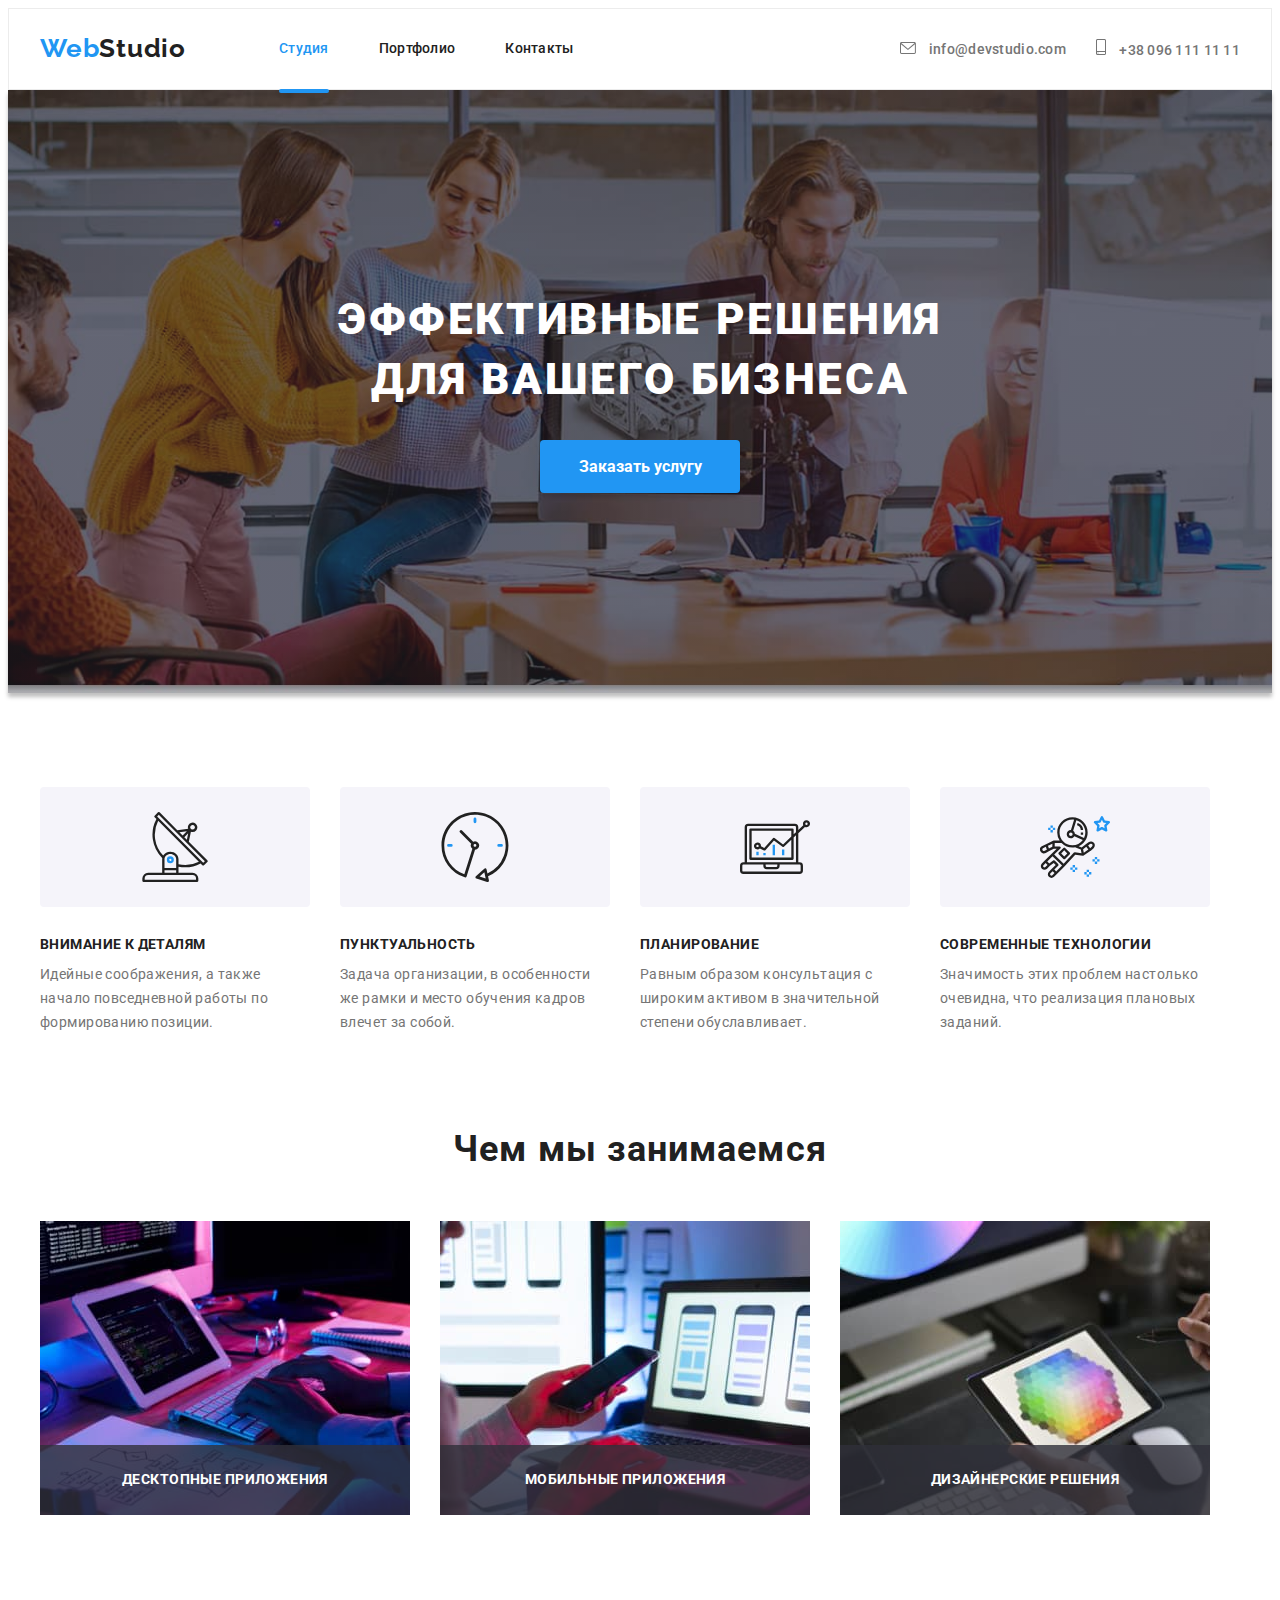
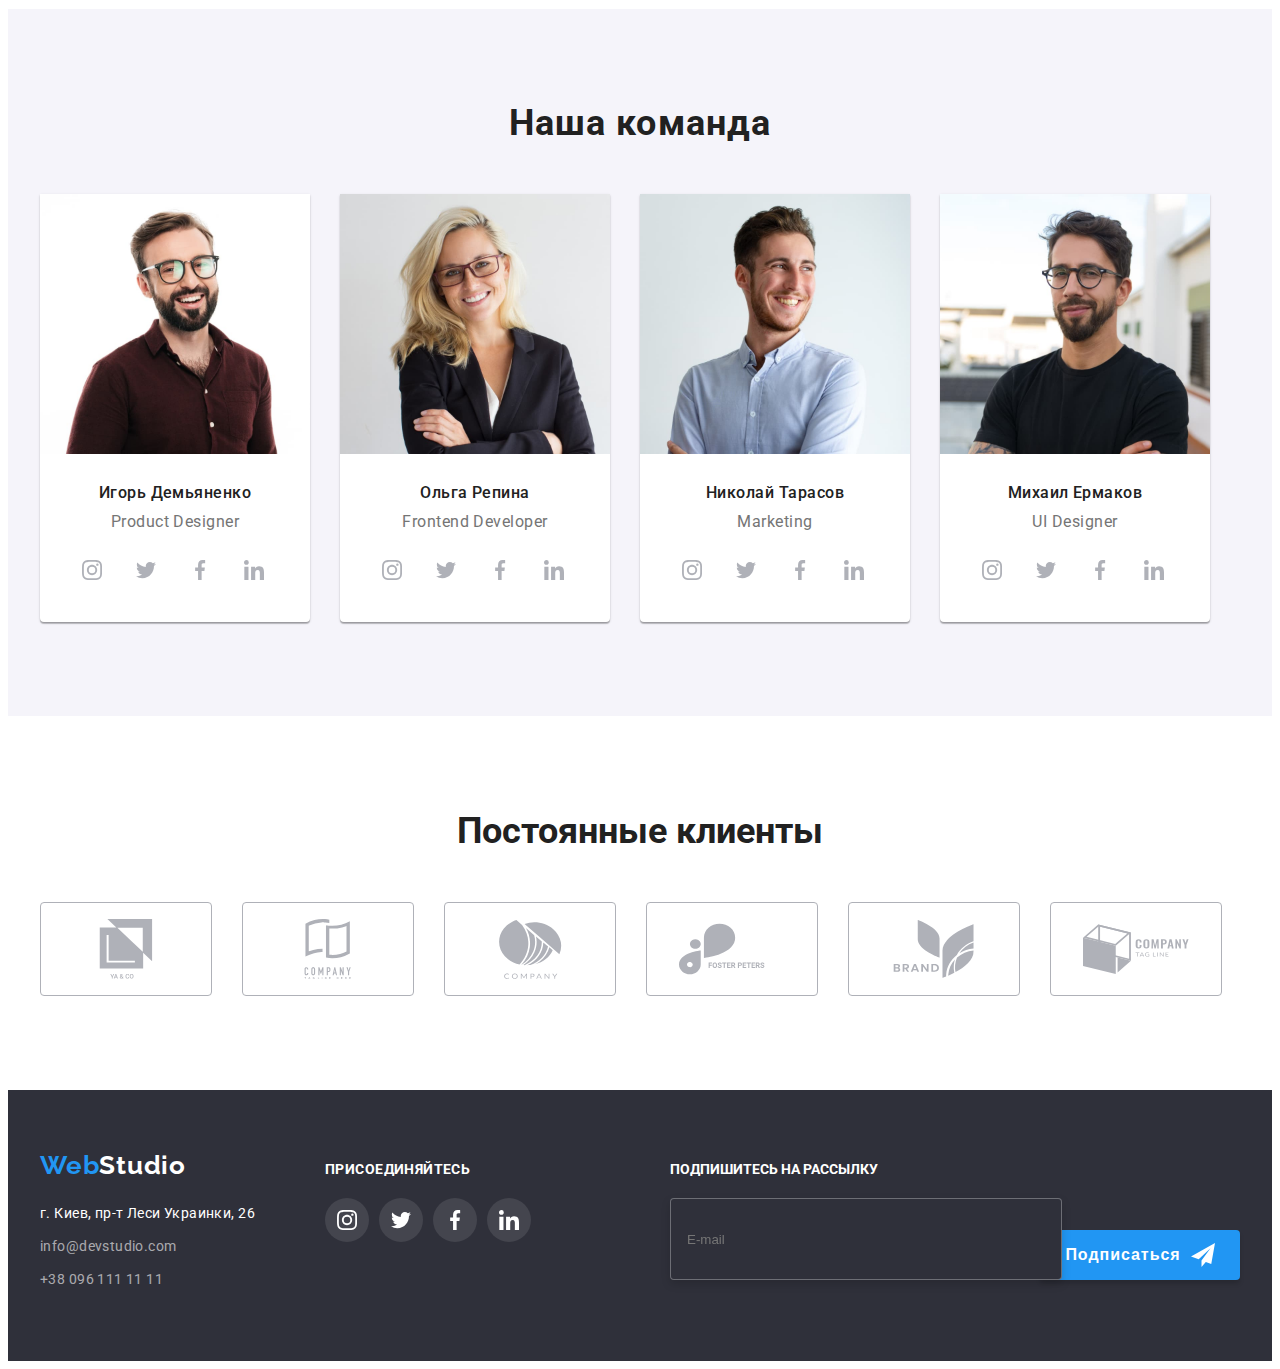
<file: index.html>
<!DOCTYPE html>
<html lang="ru">
  <head>
    <meta charset="UTF-8" />
    <meta http-equiv="X-UA-Compatible" content="IE=edge" />
    <meta name="viewport" content="width=device-width, initial-scale=1.0" />
    <link rel="preconnect" href="https://fonts.googleapis.com" />
    <link rel="preconnect" href="https://fonts.gstatic.com" crossorigin />
    <link
      href="https://fonts.googleapis.com/css2?family=Raleway:wght@700&family=Roboto:wght@400;500;700;900&display=swap"
      rel="stylesheet"
    />
    <title>Document</title>
    <link
      rel="stylesheet"
      href="https://cdnjs.cloudflare.com/ajax/libs/modern-normalize/1.1.0/modern-normalize.min.css"
      integrity="sha512-wpPYUAdjBVSE4KJnH1VR1HeZfpl1ub8YT/NKx4PuQ5NmX2tKuGu6U/JRp5y+Y8XG2tV+wKQpNHVUX03MfMFn9Q=="
      crossorigin="anonymous"
      referrerpolicy="no-referrer"
    />
    <link rel="stylesheet" href="./css/main.min.css" />
  </head>
  <body>
    <!--шапка сайта-->
    <header class="header">
      <div class="container header__list">
        <nav class="nav">
          <!-- logo-->
          <a class="logo link" href="./index.html" lang="en"
            >Web<span class="logo logo--black-color">Studio</span></a
          >
          <!--navigation-->
          <ul class="nav__list">
            <li class="nav__item">
              <a href="./index.html" class="nav__link link current">Студия</a>
            </li>
            <li class="nav__item">
              <a href="./portfolio.html" class="nav__link link">Портфолио</a>
            </li>
            <li class="nav__item">
              <a href="" class="nav__link link">Контакты</a>
            </li>
          </ul>
        </nav>

        <!--contacts-->
        <ul class="contacts">
          <li class="contacts__item">
            <a href="mailto:info@devstudio.com" class="contacts__mail link">
              <svg class="contacts__icon" width="16" height="12">
                <use href="./img/icons.svg#icon-mail"></use>
              </svg>
              info@devstudio.com</a
            >
          </li>
          <li class="contacts__item">
            <a href="tel:+380961111111" class="contacts__tel link">
              <svg class="contacts__icon" width="10" height="16">
                <use href="./img/icons.svg#icon-phone"></use>
              </svg>
              +38 096 111 11 11</a
            >
          </li>
        </ul>
      </div>
    </header>
    <main>
      <!--hero blok-->
      <section class="hero-section centered">
        <div class="container flex">
          <h1 class="hero-title">Эффективные решения для вашего бизнеса</h1>
          <button type="button" class="hero-btn" data-modal-open>Заказать услугу</button>
        </div>
      </section>
      <!--specifics section-->

      <section class="section after-hero centered">
        <div class="container">
          <!--скрытый заголовок-->
          <h2 class="visually-hidden">Особенности</h2>

          <ul class="position-list">
            <li class="position-item">
              <div class="features-thumb">
                <svg class="features-icon" width="70" height="70">
                  <use href="./img/icons.svg#icon-antenna"></use>
                </svg>
              </div>
              <h3 class="subject">Внимание к деталям</h3>
              <p class="text">
                Идейные соображения, а также начало повседневной работы по формированию позиции.
              </p>
            </li>
            <li class="position-item">
              <div class="features-thumb">
                <svg class="features-icon" width="70" height="70">
                  <use href="./img/icons.svg#icon-clock"></use>
                </svg>
              </div>
              <h3 class="subject">Пунктуальность</h3>
              <p class="text">
                Задача организации, в особенности же рамки и место обучения кадров влечет за собой.
              </p>
            </li>
            <li class="position-item">
              <div class="features-thumb">
                <svg class="features-icon" width="70" height="70">
                  <use href="./img/icons.svg#icon-diagram"></use>
                </svg>
              </div>
              <h3 class="subject">Планирование</h3>
              <p class="text">
                Равным образом консультация с широким активом в значительной степени обуславливает.
              </p>
            </li>
            <li class="position-item">
              <div class="features-thumb">
                <svg class="features-icon" width="70" height="70">
                  <use href="./img/icons.svg#icon-astronaut"></use>
                </svg>
              </div>
              <h3 class="subject">Современные технологии</h3>
              <p class="text">
                Значимость этих проблем настолько очевидна, что реализация плановых заданий.
              </p>
            </li>
          </ul>
        </div>
      </section>

      <!-- what we do section-->
      <section class="what-do centered">
        <div class="container">
          <h2 class="heading">Чем мы занимаемся</h2>
          <ul class="position-list">
            <li class="pictures">
              <div class="pictures-text">
                <img src="./img/box1.jpg" alt="человек печатает на клавиатуре" width="370" />
                <p class="pictures-name">Десктопные приложения</p>
              </div>
            </li>
            <li class="pictures">
              <div class="pictures-text">
                <img
                  src="./img/box2.jpg"
                  alt="человек держит в руках телефон на фоне открытого ноутбука"
                  width="370"
                />
                <p class="pictures-name">Мобильные приложения</p>
              </div>
            </li>

            <li class="pictures">
              <div class="pictures-text">
                <img
                  src="./img/box3.jpg"
                  alt="человек выбирает стилусом на планшете палитру цветов"
                  width="370"
                />
                <p class="pictures-name">Дизайнерские решения</p>
              </div>
            </li>
          </ul>
        </div>
      </section>
      <!--our team-->
      <section class="section team">
        <div class="container centered">
          <h2 class="team-title">Наша команда</h2>
          <ul class="list team-card">
            <li class="photo-card">
              <img src="./img/designer.jpg" alt="фото сотрудника Игорь Демьяненко" width="270" />
              <div class="team-blok">
                <h3 class="name-title">Игорь Демьяненко</h3>
                <p lang="en" class="profession">Product Designer</p>
                <ul class="icon-list">
                  <li class="icon-link">
                    <a class="link-icon" href="">
                      <svg class="team-icon">
                        <use href="./img/icons.svg#icon-instagram"></use>
                      </svg>
                    </a>
                  </li>
                  <li class="icon-link">
                    <a class="link-icon" href="">
                      <svg class="team-icon">
                        <use href="./img/icons.svg#icon-twitter"></use>
                      </svg>
                    </a>
                  </li>
                  <li class="icon-link">
                    <a class="link-icon" href="">
                      <svg class="team-icon">
                        <use href="./img/icons.svg#icon-facebook"></use>
                      </svg>
                    </a>
                  </li>
                  <li class="icon-link">
                    <a class="link-icon" href="">
                      <svg class="team-icon">
                        <use href="./img/icons.svg#icon-linkedin"></use>
                      </svg>
                    </a>
                  </li>
                </ul>
              </div>
            </li>
            <li class="photo-card">
              <img src="./img/developer.jpg" alt="фото сотрудника Ольга Репина" width="270" />
              <div class="team-blok">
                <h3 class="name-title">Ольга Репина</h3>
                <p lang="en" class="profession">Frontend Developer</p>
                <ul class="icon-list">
                  <li class="icon-link">
                    <a class="link-icon" href="">
                      <svg class="team-icon">
                        <use href="./img/icons.svg#icon-instagram"></use>
                      </svg>
                    </a>
                  </li>
                  <li class="icon-link">
                    <a class="link-icon" href="">
                      <svg class="team-icon">
                        <use href="./img/icons.svg#icon-twitter"></use>
                      </svg>
                    </a>
                  </li>
                  <li class="icon-link">
                    <a class="link-icon" href="">
                      <svg class="team-icon">
                        <use href="./img/icons.svg#icon-facebook"></use>
                      </svg>
                    </a>
                  </li>
                  <li class="icon-link">
                    <a class="link-icon" href="">
                      <svg class="team-icon">
                        <use href="./img/icons.svg#icon-linkedin"></use>
                      </svg>
                    </a>
                  </li>
                </ul>
              </div>
            </li>
            <li class="photo-card">
              <div class="team-content"></div>
              <img src="./img/marketing.jpg" alt=" фото сотрудника Николай Тарасов" width="270" />
              <div class="team-blok">
                <h3 class="name-title">Николай Тарасов</h3>
                <p lang="en" class="profession">Marketing</p>
                <ul class="icon-list">
                  <li class="icon-link">
                    <a class="link-icon" href="">
                      <svg class="team-icon">
                        <use href="./img/icons.svg#icon-instagram"></use>
                      </svg>
                    </a>
                  </li>
                  <li class="icon-link">
                    <a class="link-icon" href="">
                      <svg class="team-icon">
                        <use href="./img/icons.svg#icon-twitter"></use>
                      </svg>
                    </a>
                  </li>
                  <li class="icon-link">
                    <a class="link-icon" href="">
                      <svg class="team-icon">
                        <use href="./img/icons.svg#icon-facebook"></use>
                      </svg>
                    </a>
                  </li>
                  <li class="icon-link">
                    <a class="link-icon" href="">
                      <svg class="team-icon">
                        <use href="./img/icons.svg#icon-linkedin"></use>
                      </svg>
                    </a>
                  </li>
                </ul>
              </div>
            </li>
            <li class="photo-card">
              <img src="./img/uldesigner.jpg" alt="фото сотрудника" width="270" />
              <div class="team-blok">
                <h3 class="name-title">Михаил Ермаков</h3>
                <p lang="en" class="profession">UI Designer</p>
                <ul class="icon-list">
                  <li class="icon-link">
                    <a class="link-icon" href="">
                      <svg class="team-icon">
                        <use href="./img/icons.svg#icon-instagram"></use>
                      </svg>
                    </a>
                  </li>
                  <li class="icon-link">
                    <a class="link-icon" href="">
                      <svg class="team-icon">
                        <use href="./img/icons.svg#icon-twitter"></use>
                      </svg>
                    </a>
                  </li>
                  <li class="icon-link">
                    <a class="link-icon" href="">
                      <svg class="team-icon">
                        <use href="./img/icons.svg#icon-facebook"></use>
                      </svg>
                    </a>
                  </li>
                  <li class="icon-link">
                    <a class="link-icon" href="">
                      <svg class="team-icon">
                        <use href="./img/icons.svg#icon-linkedin"></use>
                      </svg>
                    </a>
                  </li>
                </ul>
              </div>
            </li>
          </ul>
        </div>
      </section>
      <!--Clients-->
      <section class="clients">
        <div class="container">
          <h2 class="section-title">Постоянные клиенты</h2>
          <ul class="clients-list">
            <li class="clients-item">
              <a class="clients-link" href="">
                <svg class="clients-logo">
                  <use href="./img/icons.svg#icon-ya"></use>
                </svg>
              </a>
            </li>
            <li class="clients-item">
              <a class="clients-link" href="">
                <svg class="clients-logo">
                  <use href="./img/icons.svg#icon-taglinehere"></use>
                </svg>
              </a>
            </li>
            <li class="clients-item">
              <a class="clients-link" href="">
                <svg class="clients-logo">
                  <use href="./img/icons.svg#icon-company"></use>
                </svg>
              </a>
            </li>
            <li class="clients-item">
              <div class="clients-thumb">
                <a class="clients-link" href="">
                  <svg class="clients-logo">
                    <use href="./img/icons.svg#icon-foster"></use>
                  </svg>
                </a>
              </div>
            </li>
            <li class="clients-item">
              <a class="clients-link" href="">
                <svg class="clients-logo">
                  <use href="./img/icons.svg#icon-brand"></use>
                </svg>
              </a>
            </li>
            <li class="clients-item">
              <a class="clients-link" href="">
                <svg class="clients-logo">
                  <use href="./img/icons.svg#icon-tagline"></use>
                </svg>
              </a>
            </li>
          </ul>
        </div>
      </section>
    </main>
    <!--подвал-->
    <footer class="footer">
      <div class="container footer__list">
        <!--logo-->
        <div class="adress">
          <a class="logo link" href="./index.html" lang="en"
            >Web<span class="logo logo--white-color">Studio</span></a
          >

          <!--ccontacts-->

          <address class="adress__list">
            <ul>
              <li class="adress__item">г. Киев, пр-т Леси Украинки, 26</li>
              <li class="adress__contacts">
                <a href="mailto:info@devstudio.com" class="link adress__link">info@devstudio.com</a>
              </li>
              <li class="adress__contacts">
                <a href="tel:+380961111111" class="link adress__link">+38 096 111 11 11</a>
              </li>
            </ul>
          </address>
        </div>
        <div class="join">
          <p class="join__title">Присоединяйтесь</p>
          <ul class="social">
            <li class="social__item">
              <a class="social__link" href="">
                <svg class="social__icon">
                  <use href="./img/icons.svg#icon-instagram"></use>
                </svg>
              </a>
            </li>
            <li class="social__item">
              <a class="social__link" href="">
                <svg class="social__icon">
                  <use href="./img/icons.svg#icon-twitter"></use>
                </svg>
              </a>
            </li>
            <li class="social__item">
              <a class="social__link" href="">
                <svg class="social__icon">
                  <use href="./img/icons.svg#icon-facebook"></use>
                </svg>
              </a>
            </li>
            <li class="social__item">
              <a class="social__link" href="">
                <svg class="social__icon">
                  <use href="./img/icons.svg#icon-linkedin"></use>
                </svg>
              </a>
            </li>
          </ul>
        </div>

        <div class="subscribe">
          <p class="subscribe__title">Подпишитесь на рассылку</p>
          <form class="subscribe__form">
            <div class="subscribe__lable">
              <label for="user-email"></label>
              <input
                type="email"
                name="email"
                id="user-email"
                placeholder="E-mail"
                class="subscribe__field"
              />
            </div>
            <button type="submit" class="subscribe__btn">
              Подписаться
              <svg class="subscribe__icon" width="24" height="24">
                <use href="./img/icons.svg#icon-telegram"></use>
              </svg>
            </button>
          </form>
        </div>
      </div>
    </footer>
    <div class="backdrop is-hidden" data-modal>
      <div class="modal">
        <button type="button" class="btn-modal" data-modal-close>
          <svg data-modal-close class="close-icon" width="11" height="11">
            <use href="./img/symbol-close.svg#icon-Vector-close"></use>
          </svg>
        </button>
        <p class="form-title">Оставьте свои данные, мы вам перезвоним</p>
        <form class="form">
          <div class="form-field">
            <label for="name" class="form-label">Имя</label>
            <div class="modal-input">
              <input type="text" name="name" id="name" class="form-input" />
              <svg class="icon-input" width="18" height="18">
                <use href="./img/icons.svg#icon-name-form"></use>
              </svg>
            </div>
          </div>
          <div class="form-field">
            <label for="tel" class="form-label">Телефон</label>
            <div class="modal-input">
              <input type="tel" name="tel" id="tel" class="form-input" />
              <svg class="icon-input" width="18" height="18">
                <use href="./img/icons.svg#icon-tel-form"></use>
              </svg>
            </div>
          </div>
          <div class="form-field">
            <label for="mail" class="form-label">Почта</label>
            <div class="modal-input">
              <input type="email" name="mail" id="mail" class="form-input" />
              <svg class="icon-input" width="18" height="18">
                <use href="./img/icons.svg#icon-mail-form"></use>
              </svg>
            </div>
          </div>
          <div class="form-field-comment">
            <label for="comment" class="form-label">Комментарий</label>
            <textarea
              class="form-input comment-area"
              name="comment"
              id="comment"
              rows="10"
              placeholder="Введите текст"
            ></textarea>
          </div>
          <div class="policy-checkbox">
            <label for="policy" class="form-label text-policy">
              <input type="checkbox" name="policy" id="policy" class="checkbox" />
              <span class="icon-check"></span>
              Соглашаюсь с рассылкой и принимаю
              <a href="" class="icon-check-link">Условия договора</a>
            </label>
          </div>

          <button class="submit-btn" type="submit">Отправить</button>
        </form>
      </div>
    </div>
    <script src="./js/modal.js"></script>
  </body>
</html>
</file>
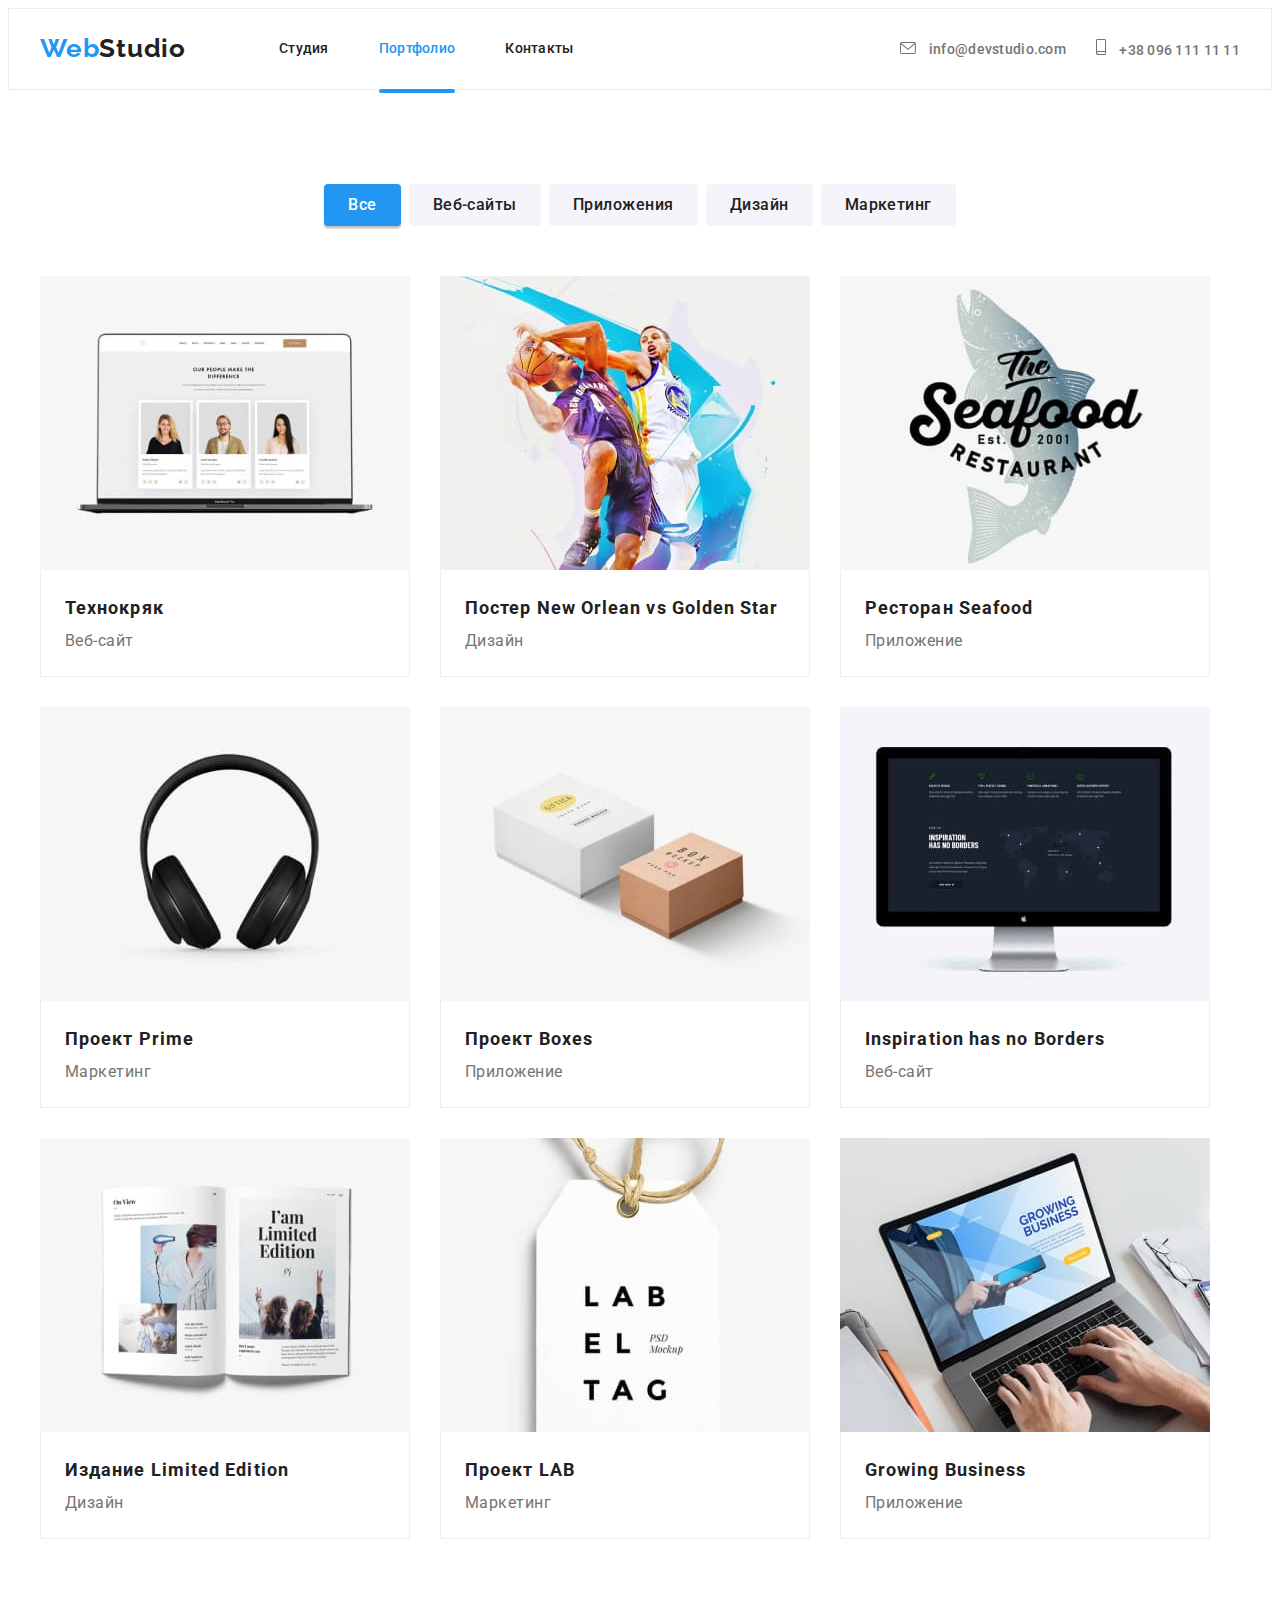
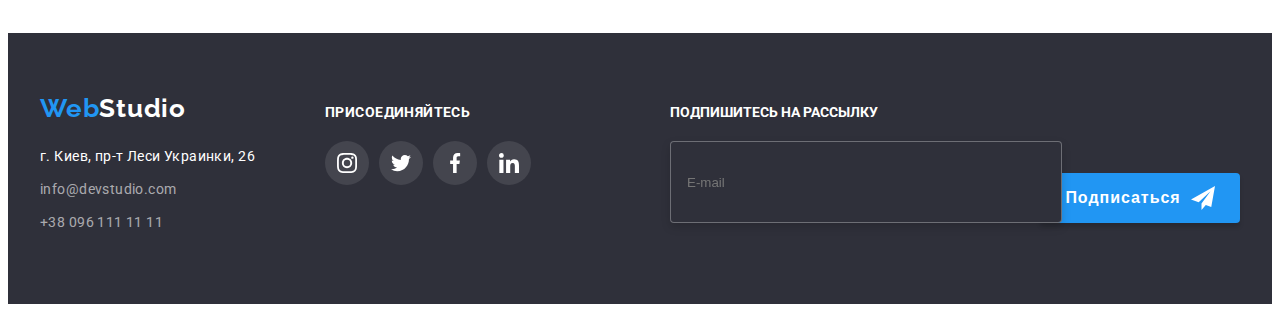
<file: portfolio.html>
<!DOCTYPE html>
<html lang="ru">
  <head>
    <meta charset="UTF-8" />
    <meta http-equiv="X-UA-Compatible" content="IE=edge" />
    <meta name="viewport" content="width=device-width, initial-scale=1.0" />
    <link rel="preconnect" href="https://fonts.googleapis.com" />
    <link rel="preconnect" href="https://fonts.gstatic.com" crossorigin />
    <link
      href="https://fonts.googleapis.com/css2?family=Raleway:wght@700&family=Roboto:wght@400;500;700;900&display=swap"
      rel="stylesheet"
    />
    <title>Document</title>
    <link
      rel="stylesheet"
      href="https://cdnjs.cloudflare.com/ajax/libs/modern-normalize/1.1.0/modern-normalize.min.css"
      integrity="sha512-wpPYUAdjBVSE4KJnH1VR1HeZfpl1ub8YT/NKx4PuQ5NmX2tKuGu6U/JRp5y+Y8XG2tV+wKQpNHVUX03MfMFn9Q=="
      crossorigin="anonymous"
      referrerpolicy="no-referrer"
    />
    <link rel="stylesheet" href="./css/main.min.css" />
  </head>
  <body>
    <!--шапка сайта-->
    <header class="header">
      <div class="container header__list">
        <nav class="nav">
          <!-- logo-->
          <a class="logo link" href="./index.html" lang="en"
            >Web<span class="logo logo--black-color">Studio</span></a
          >
          <!--navigation-->
          <ul class="nav__list">
            <li class="nav__item">
              <a href="./index.html" class="nav__link link">Студия</a>
            </li>
            <li class="nav__item">
              <a href="./portfolio.html" class="nav__link link current">Портфолио</a>
            </li>
            <li class="nav__item">
              <a href="" class="nav__link link">Контакты</a>
            </li>
          </ul>
        </nav>

        <!--contacts-->
        <ul class="contacts">
          <li class="contacts__item">
            <a href="mailto:info@devstudio.com" class="contacts__mail link">
              <svg class="contacts__icon" width="16" height="12">
                <use href="./img/icons.svg#icon-mail"></use>
              </svg>
              info@devstudio.com</a
            >
          </li>
          <li class="contacts__item">
            <a href="tel:+380961111111" class="contacts__tel link">
              <svg class="contacts__icon" width="10" height="16">
                <use href="./img/icons.svg#icon-phone"></use>
              </svg>
              +38 096 111 11 11</a
            >
          </li>
        </ul>
      </div>
    </header>
    <main>
      <section class="portfolio section centered">
        <div class="container">
          <!--скрытый заголовок-->
          <h1 class="visually-hidden">Примеры работ</h1>
          <ul class="btn-list">
            <li class="item-btn">
              <button type="button" class="btn-portfolio current">Все</button>
            </li>
            <li class="item-btn">
              <button type="button" class="btn-portfolio">Веб-сайты</button>
            </li>
            <li class="item-btn">
              <button type="button" class="btn-portfolio">Приложения</button>
            </li>
            <li class="item-btn">
              <button type="button" class="btn-portfolio">Дизайн</button>
            </li>
            <li class="item-btn">
              <button type="button" class="btn-portfolio">Маркетинг</button>
            </li>
          </ul>

          <ul class="portfolio-cards">
            <li class="item-portfolio">
              <a class="portfolio-link" href="">
                <div class="portfolio-thumb">
                  <img
                    src="./img/people.jpg"
                    alt="на экране ноутбука изображены фото людей"
                    width="370"
                  />

                  <p class="portfolio-actions">
                    Ресурс предлагает комплексные предложения с разным уровнем функционала и
                    сервисов. Все это позволит посетителю получить исчерпывающие сведения о компании
                    или частном лице.
                  </p>
                </div>
                <div class="meta-blok">
                  <h2 class="cards-item">Технокряк</h2>
                  <p class="cards-text">Веб-сайт</p>
                </div>
              </a>
            </li>
            <li class="item-portfolio">
              <a class="portfolio-link" href="">
                <div class="portfolio-thumb">
                  <img
                    src="./img/basketboll.jpg"
                    alt="два баскетболиста борятся за мяч"
                    width="370"
                  />
                  <p class="portfolio-actions">
                    Ресурс предлагает комплексные предложения с разным уровнем функционала и
                    сервисов. Все это позволит посетителю получить исчерпывающие сведения о компании
                    или частном лице.
                  </p>
                </div>
                <div class="meta-blok">
                  <h2 class="cards-item">Постер New Orlean vs Golden Star</h2>
                  <p class="cards-text">Дизайн</p>
                </div>
              </a>
            </li>
            <li class="item-portfolio">
              <a class="portfolio-link" href="">
                <div class="portfolio-thumb">
                  <img src="./img/seafood.jpg" alt="логотип рыбного ресторана" width="370" />
                  <p class="portfolio-actions">
                    Ресурс предлагает комплексные предложения с разным уровнем функционала и
                    сервисов. Все это позволит посетителю получить исчерпывающие сведения о компании
                    или частном лице.
                  </p>
                </div>
                <div class="meta-blok">
                  <h2 class="cards-item">Ресторан Seafood</h2>
                  <p class="cards-text">Приложение</p>
                </div>
              </a>
            </li>
            <li class="item-portfolio">
              <a class="portfolio-link" href="">
                <div class="portfolio-thumb">
                  <img src="./img/headphones.jpg" alt="наушники" width="370" />
                  <p class="portfolio-actions">
                    Ресурс предлагает комплексные предложения с разным уровнем функционала и
                    сервисов. Все это позволит посетителю получить исчерпывающие сведения о компании
                    или частном лице.
                  </p>
                </div>
                <div class="meta-blok">
                  <h2 class="cards-item">Проект Prime</h2>
                  <p class="cards-text">Маркетинг</p>
                </div>
              </a>
            </li>
            <li class="item-portfolio">
              <a class="portfolio-link" href="">
                <div class="portfolio-thumb">
                  <img src="./img/boxes.jpg" alt="две коробки" width="370" />
                  <p class="portfolio-actions">
                    Ресурс предлагает комплексные предложения с разным уровнем функционала и
                    сервисов. Все это позволит посетителю получить исчерпывающие сведения о компании
                    или частном лице.
                  </p>
                </div>
                <div class="meta-blok">
                  <h2 class="cards-item">Проект Boxes</h2>
                  <p class="cards-text">Приложение</p>
                </div>
              </a>
            </li>
            <li class="item-portfolio">
              <a class="portfolio-link" href="">
                <div class="portfolio-thumb">
                  <img src="./img/monitor.jpg" alt="монитор компьютера" width="370" />
                  <p class="portfolio-actions">
                    Ресурс предлагает комплексные предложения с разным уровнем функционала и
                    сервисов. Все это позволит посетителю получить исчерпывающие сведения о компании
                    или частном лице.
                  </p>
                </div>
                <div class="meta-blok">
                  <h2 class="cards-item">Inspiration has no Borders</h2>
                  <p class="cards-text">Веб-сайт</p>
                </div>
              </a>
            </li>
            <li class="item-portfolio">
              <a class="portfolio-link" href="">
                <div class="portfolio-thumb">
                  <img src="./img/magazine.jpg" alt="открытый журнал" width="370" />
                  <p class="portfolio-actions">
                    Ресурс предлагает комплексные предложения с разным уровнем функционала и
                    сервисов. Все это позволит посетителю получить исчерпывающие сведения о компании
                    или частном лице.
                  </p>
                </div>
                <div class="meta-blok">
                  <h2 class="cards-item">Издание Limited Edition</h2>
                  <p class="cards-text">Дизайн</p>
                </div>
              </a>
            </li>
            <li class="item-portfolio">
              <a class="portfolio-link" href=""
                ><div class="portfolio-thumb">
                  <img src="./img/tag.jpg" alt="бирка с логотипом компании" width="370" />
                  <p class="portfolio-actions">
                    Ресурс предлагает комплексные предложения с разным уровнем функционала и
                    сервисов. Все это позволит посетителю получить исчерпывающие сведения о компании
                    или частном лице.
                  </p>
                </div>
                <div class="meta-blok">
                  <h2 class="cards-item">Проект LAB</h2>
                  <p class="cards-text">Маркетинг</p>
                </div>
              </a>
            </li>
            <li class="item-portfolio">
              <a class="portfolio-link" href=""
                ><div class="portfolio-thumb">
                  <img
                    src="./img/laptop.jpg"
                    alt="человек печатает на клавиатуре ноутбука"
                    width="370"
                  />
                  <p class="portfolio-actions">
                    Ресурс предлагает комплексные предложения с разным уровнем функционала и
                    сервисов. Все это позволит посетителю получить исчерпывающие сведения о компании
                    или частном лице.
                  </p>
                </div>
                <div class="meta-blok">
                  <h2 class="cards-item">Growing Business</h2>
                  <p class="cards-text">Приложение</p>
                </div>
              </a>
            </li>
          </ul>
        </div>
      </section>
    </main>
    <!--подвал-->
    <footer class="footer">
      <div class="container footer__list">
        <!--logo-->
        <div class="adress">
          <a class="logo link" href="./index.html" lang="en"
            >Web<span class="logo logo--white-color">Studio</span></a
          >

          <!--ccontacts-->

          <address class="adress__list">
            <ul>
              <li class="adress__item">г. Киев, пр-т Леси Украинки, 26</li>
              <li class="adress__contacts">
                <a href="mailto:info@devstudio.com" class="link adress__link">info@devstudio.com</a>
              </li>
              <li class="adress__contacts">
                <a href="tel:+380961111111" class="link adress__link">+38 096 111 11 11</a>
              </li>
            </ul>
          </address>
        </div>
        <div class="join">
          <p class="join__title">Присоединяйтесь</p>
          <ul class="social">
            <li class="social__item">
              <a class="social__link" href="">
                <svg class="social__icon">
                  <use href="./img/icons.svg#icon-instagram"></use>
                </svg>
              </a>
            </li>
            <li class="social__item">
              <a class="social__link" href="">
                <svg class="social__icon">
                  <use href="./img/icons.svg#icon-twitter"></use>
                </svg>
              </a>
            </li>
            <li class="social__item">
              <a class="social__link" href="">
                <svg class="social__icon">
                  <use href="./img/icons.svg#icon-facebook"></use>
                </svg>
              </a>
            </li>
            <li class="social__item">
              <a class="social__link" href="">
                <svg class="social__icon">
                  <use href="./img/icons.svg#icon-linkedin"></use>
                </svg>
              </a>
            </li>
          </ul>
        </div>

        <div class="subscribe">
          <p class="subscribe__title">Подпишитесь на рассылку</p>
          <form class="subscribe__form">
            <div class="subscribe__lable">
              <label for="user-email"></label>
              <input
                type="email"
                name="email"
                id="user-email"
                placeholder="E-mail"
                class="subscribe__field"
              />
            </div>
            <button type="submit" class="subscribe__btn">
              Подписаться
              <svg class="subscribe__icon" width="24" height="24">
                <use href="./img/icons.svg#icon-telegram"></use>
              </svg>
            </button>
          </form>
        </div>
      </div>
    </footer>
  </body>
</html>
</file>
<file: css/main.min.css>
:root{--main-color: #ffffff;--hero-color: #2f303a;--footer-color: #2f303a;--active-link-color: #2196f3;--first-btn-color: #2196f3;--second-btn-color: #f5f4fa;--title-color: #212121;--main-contente-color: #e5e5e5;--text-color: #757575}body{font-family:Roboto,Raleway,sans-serif;color:#e5e5e5}.list{padding:0;margin:0;list-style:none}.link{text-decoration:none}.visually-hidden{position:absolute;white-space:nowrap;width:1px;height:1px;overflow:hidden;border:0;padding:0;clip:rect(0 0 0 0);clip-path:inset(50%);margin:-1px}ul{list-style-type:none;margin-top:0;margin-bottom:0;padding-left:0}.container{margin-left:auto;margin-right:auto;width:1200px;padding-left:15px;padding-right:15px}.centered{text-align:center}.section{padding-top:94px}img{display:block;max-width:100%;height:auto}.header{background-color:var(--main-color);border:1px solid #ececec}.header__list{display:flex;align-items:center}.logo{font-family:"Raleway",sans-serif;font-style:normal;font-weight:700;font-size:26px;line-height:1.19;letter-spacing:.03em;color:var(--active-link-color);padding-top:24px;padding-bottom:25px}.logo--black-color{color:var(--title-color)}.logo--white-color{color:var(--main-color)}.nav{display:flex;align-items:center}.nav__list{display:flex;margin-bottom:0;padding:0;margin-left:93px}.nav__link{position:relative;font-weight:500;font-size:14px;line-height:1.14;letter-spacing:.02em;color:var(--title-color);transition:color 250ms cubic-bezier(0.4, 0, 0.2, 1)}.nav__link:hover,.nav__link:focus{color:var(--active-link-color)}.nav__link.current::after{content:"";width:100%;height:4px;background:var(--active-link-color);border-radius:2px;position:absolute;bottom:-4px}.nav__item .link{display:flex;padding-top:32px;padding-bottom:32px}.nav__item:not(:last-child){margin-right:50px}.current{color:var(--active-link-color)}.contacts{margin-left:auto;display:flex}.contacts__item{align-items:center}.contacts__item:not(:last-child){margin-right:30px}.contacts__icon{margin-bottom:0;margin-right:10px;fill:currentColor;align-self:center}.contacts__tel,.contacts__mail{font-weight:500;font-size:14px;line-height:1.14;letter-spacing:.02em;color:var(--text-color);padding-top:32px;padding-bottom:32px;transition:color 250ms cubic-bezier(0.4, 0, 0.2, 1)}.contacts__tel:hover,.contacts__tel:focus{color:var(--active-link-color)}.contacts__mail:hover,.contacts__mail:focus{color:var(--active-link-color)}.hero-section{text-align:center;background-color:#c4c4c4;background-image:linear-gradient(to right, rgba(47, 48, 58, 0.4), rgba(47, 48, 58, 0.4)),url(../img/working.jpg);background-size:cover;background-position:center;background-repeat:no-repeat;margin-left:auto;margin-right:auto;max-width:1600px;padding:200px 0;box-shadow:0px 4px 4px rgba(0,0,0,.25)}.container.flex{width:696px}.hero-title{margin-top:0;margin-bottom:30px;width:696px;font-weight:900;font-size:44px;line-height:1.36;letter-spacing:.06em;text-transform:uppercase;color:var(--main-color)}.hero-btn{font-family:inherit;font-weight:700;font-size:16px;line-height:1.85;color:var(--main-color);cursor:pointer;background-color:var(--first-btn-color);border-color:rgba(0,0,0,0);box-shadow:0px 4px 4px rgba(0,0,0,.15);border-radius:4px;padding:10px 32px;min-width:200px;transition:background-color 250ms cubic-bezier(0.4, 0, 0.2, 1),box-shadow 250ms cubic-bezier(0.4, 0, 0.2, 1)}.hero-btn:hover,.hero-btn:focus{background-color:#188ce8;box-shadow:0px 4px 4px rgba(0,0,0,.15);border-radius:4px}.hidden{visibility:hidden;margin-top:0}.after-hero{padding-top:94px;padding-bottom:94px}.position-list{margin-bottom:0;display:flex}.position-item{text-align:left;width:270px;margin-right:30px}.item-position:nth-child(4n){margin-right:0}.features-thumb{display:flex;height:120px;margin-bottom:30px;background-color:var(--second-btn-color);border-radius:4px;justify-content:center;align-items:center}.subject{margin-top:0;margin-bottom:10px;font-weight:700;font-size:14px;line-height:1.14;letter-spacing:.03em;text-transform:uppercase;color:var(--title-color)}.text{font-size:14px;line-height:1.71;letter-spacing:.03em;color:var(--text-color);margin:0}.what-do{padding-bottom:94px}.heading{margin-top:0;margin-bottom:50px;font-weight:700;font-size:36px;line-height:1.16;text-align:center;letter-spacing:.03em;color:var(--title-color)}.pictures{margin-right:30px}.pictures:nth-child(3n){margin-right:0}.pictures-text{position:relative}.pictures-name{font-weight:700;font-size:14px;line-height:1.14;text-align:center;letter-spacing:.03em;text-transform:uppercase;color:var(--main-color);background-color:rgba(47,48,58,.8);margin:0;position:absolute;display:flex;align-items:center;justify-content:center;left:0;bottom:0;width:100%;min-height:70px}.team{background-color:var(--second-btn-color);padding-top:94px;padding-bottom:94px;min-width:1200px}.team-card{display:flex}.team-title{margin-top:0;margin-bottom:50px;font-weight:700;font-size:36px;line-height:1.16;text-align:center;letter-spacing:.03em;color:var(--title-color)}.team-blok{padding:30px}.team-icon{width:20px;height:20px;fill:#afb1b8}.icon-list .link-icon:hover .team-icon{fill:var(--main-color)}.icon-list .link-icon:focus .team-icon{fill:var(--main-color)}.photo-card{margin-right:30px;background-color:var(--main-color);box-shadow:0px 1px 3px rgba(0,0,0,.12),0px 1px 1px rgba(0,0,0,.14),0px 2px 1px rgba(0,0,0,.2);border-radius:0px 0px 4px 4px}.photo-card:nth-child(4n){margin-right:0}.name-title{font-weight:500;font-size:16px;line-height:1.18;text-align:center;letter-spacing:.03em;color:var(--title-color);margin:0;margin-bottom:10px}.profession{font-size:16px;line-height:1.18;text-align:center;letter-spacing:.03em;color:var(--text-color);margin:0;margin-bottom:16px}.icon-list{display:flex}.icon-list .icon-link+.icon-link{margin-left:10px}.link-icon{display:flex;justify-content:center;align-items:center;width:44px;height:44px;background-color:var(--white-color);border-radius:50%;transition:background-color 250ms cubic-bezier(0.4, 0, 0.2, 1),color 250ms cubic-bezier(0.4, 0, 0.2, 1)}.link-icon:hover,.link-icon:focus{background-color:var(--active-link-color)}.section-title{color:var(--title-color);margin-top:0;margin-bottom:50px;font-weight:700;font-size:36px;line-height:1.17;text-align:center}.clients{padding-top:94px;padding-bottom:94px}.clients-list{display:flex}.clients-link{display:flex;outline:rgba(0,0,0,0);justify-content:center;align-items:center;width:170px;height:92px;border:1px solid #afb1b8;border-radius:4px;transition:border-color 250ms cubic-bezier(0.4, 0, 0.2, 1),color 250ms cubic-bezier(0.4, 0, 0.2, 1)}.clients-link:hover,.clients-link:focus{border:1px solid var(--active-link-color);border-radius:4px}.clients-item:not(:last-child){margin-right:30px}.clients-logo{width:106px;height:60px;fill:#afb1b8;transition:color 250ms cubic-bezier(0.4, 0, 0.2, 1)}.clients-list .clients-link:hover .clients-logo,.clients-list .clients-link:focus .clients-logo{fill:var(--active-link-color)}.btn-portfolio{font-family:inherit;font-weight:500;font-size:16px;line-height:1.62;text-align:center;border-color:rgba(0,0,0,0);letter-spacing:.03em;color:var(--title-color);background-color:var(--second-btn-color);cursor:pointer;border-radius:4px;padding:6px 22px;display:inline-block;transition:color 250ms cubic-bezier(0.4, 0, 0.2, 1),background-color 250ms cubic-bezier(0.4, 0, 0.2, 1),box-shadow 250ms cubic-bezier(0.4, 0, 0.2, 1)}.btn-portfolio:hover,.btn-portfolio:focus{color:var(--main-color);background-color:var(--first-btn-color);box-shadow:0px 3px 1px rgba(0,0,0,.1),0px 1px 2px rgba(0,0,0,.08),0px 2px 2px rgba(0,0,0,.12);border-radius:4px}.btn-list{justify-content:center;display:flex;margin-bottom:50px;padding:0}.item-btn{margin-right:8px}.item-btn:nth-child(5n){margin-right:0}.btn-list .current{background:#2196f3;color:var(--main-color);box-shadow:0px 3px 1px rgba(0,0,0,.1),0px 1px 2px rgba(0,0,0,.08),0px 2px 2px rgba(0,0,0,.12);border-radius:4px}.portfolio{padding-bottom:94px}.portfolio-link{display:block;text-decoration:none;box-shadow:none;transition:box-shadow 250ms cubic-bezier(0.4, 0, 0.2, 1)}.portfolio-link:hover,.portfolio-link:focus{box-shadow:0px 1px 1px rgba(0,0,0,.12),0px 4px 4px rgba(0,0,0,.06),1px 4px 6px rgba(0,0,0,.16)}.portfolio-cards{display:flex;flex-wrap:wrap;background-color:var(--main-color)}.portfolio-thumb{position:relative;overflow:hidden}.portfolio-thumb::before{display:inline-block;position:absolute;content:"";width:100%;height:100%;opacity:0}.portfolio-link:hover .portfolio-thumb::before{opacity:1}.item-portfolio{text-align:left;width:370px;margin-right:30px;margin-bottom:30px;cursor:pointer}.item-portfolio:nth-last-child(-n+3){margin-bottom:0}.item-portfolio:nth-child(3n){margin-right:0}.meta-blok{padding:20px 24px;border-right:1px solid #eee;border-bottom:1px solid #eee;border-left:1px solid #eee}.cards-item{font-weight:700;font-size:18px;line-height:2;letter-spacing:.06em;color:var(--title-color);margin:0}.cards-text{font-size:16px;line-height:1.88;letter-spacing:.03em;color:var(--text-color);margin:0}.portfolio-actions{position:absolute;top:0;left:0;overflow:auto;width:100%;height:100%;padding:63px 24px;margin:0;opacity:0;font-size:18px;line-height:1.55;letter-spacing:.03em;color:var(--main-color);background-color:rgba(33,150,243,.9);transform:translateY(100%);transition:transform 250ms cubic-bezier(0.4, 0, 0.2, 1),opacity 250ms cubic-bezier(0.4, 0, 0.2, 1)}.portfolio-link:hover .portfolio-actions{opacity:1}.item-portfolio:hover .portfolio-actions{transform:translateY(0)}.portfolio-link:focus .portfolio-actions{transform:translateY(0);opacity:1}.footer{display:flex;background-color:var(--footer-color);padding-top:60px;padding-bottom:60px}.footer__list{display:flex;align-items:baseline}.adress{font-size:14px;line-height:1.71;letter-spacing:.03em;color:var(--main-color);margin-right:70px}.adress__list{font-style:normal;margin-top:20px}.adress__item{margin-right:auto;margin-bottom:9px}.adress__contacts{margin-bottom:9px}.adress__link{font-size:14px;line-height:1.71;letter-spacing:.03em;color:rgba(255,255,255,.6);transition:color 250ms cubic-bezier(0.4, 0, 0.2, 1)}.adress__link:hover,.adress__link:focus{color:var(--active-link-color)}.join{margin-right:auto}.join__title{margin-top:0;margin-bottom:20px;font-weight:700;font-size:14px;line-height:1.14;letter-spacing:.03em;text-transform:uppercase;color:var(--main-color)}.social{display:flex}.social__icon{width:20px;height:20px;fill:var(--main-color)}.social__link{display:flex;justify-content:center;align-items:center;width:44px;height:44px;background-color:rgba(255,255,255,.1);border-radius:50%;transition:background-color 250ms cubic-bezier(0.4, 0, 0.2, 1)}.social__link:hover,.social__link:focus{background-color:var(--active-link-color)}.social .social__item+.social__item{margin-left:10px}.subscribe__form{display:flex;align-items:flex-end;margin-right:auto}.subscribe__title{display:block;font-size:14px;line-height:1.14;font-weight:700;text-transform:uppercase;margin-bottom:20px;margin-top:0;color:var(--main-color)}.subscribe__lable{width:358px;margin-right:12px}.subscribe__field{color:rgba(255,255,255,.6);width:358px;height:50px;padding:15px 16px;border-radius:4px;border:1px solid rgba(255,255,255,.3);filter:drop-shadow(0px 4px 4px rgba(0, 0, 0, 0.15));background-color:var(--footer-color)}.subscribe__btn{display:flex;align-items:center;justify-content:center;padding:0;width:200px;height:50px;box-shadow:0px 4px 4px rgba(0,0,0,.15);border:none;border-radius:4px;font-weight:700;font-size:16px;line-height:1.67;letter-spacing:.06em;color:var(--main-color);background-color:var(--first-btn-color);cursor:pointer}.subscribe__icon{margin-left:10px}.backdrop{position:fixed;top:0;left:0;width:100%;height:100%;background:rgba(0,0,0,.2);opacity:1;transition:opacity 250ms cubic-bezier(0.4, 0, 0.2, 1),visibility 250ms cubic-bezier(0.4, 0, 0.2, 1)}.backdrop.is-hidden{opacity:0;pointer-events:none;visibility:hidden}.backdrop.is-hidden .modal{transform:translate(-50%, -50%)}.modal{position:absolute;top:50%;left:50%;width:528px;min-height:581px;padding:40px;background:var(--main-color);box-shadow:0px 1px 3px rgba(0,0,0,.12),0px 1px 1px rgba(0,0,0,.14),0px 2px 1px rgba(0,0,0,.2);border-radius:4px;transform:translate(-50%, -50%);transition:transform 250ms cubic-bezier(0.4, 0, 0.2, 1),visibility 250ms cubic-bezier(0.4, 0, 0.2, 1)}.close-icon{width:11px;height:11px}.close-icon:hover,.close-icon:focus{fill:var(--active-link-color);border-color:var(--active-link-color)}.btn-modal{position:absolute;display:flex;justify-content:center;align-items:center;height:30px;width:30px;border-radius:50%;top:10px;right:10px;background:var(--primary-white-color);border:1px solid rgba(0,0,0,.1);cursor:pointer;transition:border-color 250ms cubic-bezier(0.4, 0, 0.2, 1),fill 250ms cubic-bezier(0.4, 0, 0.2, 1)}.btn-modal:hover,.btn-modal:focus{outline:rgba(0,0,0,0);border-color:var(--active-link-color);fill:var(--active-link-color)}.btn-modal:focus+.close-icon{fill:var(--active-link-color)}.form{margin-left:auto;margin-right:auto}.form-title{margin-bottom:12px;margin-top:0;font-weight:700;font-size:20px;line-height:1.15;text-align:center;letter-spacing:.03em;color:var(--title-color)}.form-field{position:relative;display:flex;flex-direction:column;margin-bottom:10px}.form-field input{margin:0;padding:11px 42px;width:100%;border:1px solid rgba(33,33,33,.2);border-radius:4px;transition:border-color 250ms cubic-bezier(0.4, 0, 0.2, 1)}.form-field input ::placeholder{font-weight:400;font-size:12px;line-height:14px;letter-spacing:.01em;color:rgba(117,117,117,.5)}.form-input:hover,.form-input:focus{border-color:var(--active-link-color);outline:rgba(0,0,0,0)}.form-label{font-weight:400;font-size:12px;line-height:1.17;letter-spacing:.01em;color:var(--text-color);margin-bottom:4px}.form-field-comment{flex-direction:column;margin-bottom:19px}.comment-area{padding:12px 16px;width:100%;height:120px;margin-top:4px;border:1px solid rgba(33,33,33,.2);border-radius:4px;resize:none;outline:rgba(0,0,0,0);background-color:rgba(0,0,0,0)}.comment-area::placeholder{font-size:14px;line-height:1.14;letter-spacing:.01em;color:rgba(117,117,117,.5)}.text-policy{font-size:14px;line-height:1.7;letter-spacing:.03em;color:var(--text-color);display:flex;align-items:center;justify-content:center;margin:0}a{color:var(--first-btn-color)}.submit-btn{margin-left:auto;margin-right:auto;display:block;align-items:center;text-align:center;width:200px;height:50px;padding:10px 55px;cursor:pointer;border-radius:4px;box-shadow:0px 4px 4px rgba(0,0,0,.15);color:var(--main-color);background-color:var(--first-btn-color);font-family:"Roboto",sans-serif;font-weight:700;font-size:16px;line-height:1.9;letter-spacing:.06em;color:var(--main-color);border-color:rgba(0,0,0,0);transition:background-color 250ms cubic-bezier(0.4, 0, 0.2, 1),box-shadow 250ms cubic-bezier(0.4, 0, 0.2, 1),transform 250ms cubic-bezier(0.4, 0, 0.2, 1)}.submit-btn:hover,.submit-btn:focus{background:#188ce8;box-shadow:0px 4px 4px rgba(0,0,0,.15);border-radius:4px}.privat-policy{display:flex;justify-content:center;align-items:center;margin-bottom:30px}.modal-input{position:relative;transition:transform 250ms cubic-bezier(0.4, 0, 0.2, 1)}.icon-input{position:absolute;left:12px;top:50%;transform:translateY(-50%);transition:fill 250ms cubic-bezier(0.4, 0, 0.2, 1)}.modal-input:hover .icon-input,.form-input:focus+.icon-input{fill:var(--active-link-color)}.policy-checkbox{display:block;flex-direction:column;margin-bottom:30px}.checkbox{-webkit-appearance:none;-moz-appearance:none;appearance:none;position:absolute;width:1px;height:1px;margin:-1px;padding:0;overflow:hidden;border:0;clip:rect(0 0 0 0)}.icon-check{display:inline-block;width:16px;height:15px;border:2px solid var(--title-color);border-radius:2px;margin-right:7px;transition:outline 250ms cubic-bezier(0.4, 0, 0.2, 1)}.icon-check-link{font-size:14px;line-height:1.7;letter-spacing:.03em;color:var(--active-link-color);margin-left:3px}.checkbox:checked+.icon-check{background-position:center;background-repeat:no-repeat;background-image:url(../img/form-icon-check.svg);background-color:var(--active-link-color);background-origin:border-box;border-color:var(--active-link-color);outline:rgba(0,0,0,0)}.checkbox:focus+.icon-check{background-color:rgba(0,0,0,0);outline:var(--active-link-color);border-color:var(--active-link-color)}/*# sourceMappingURL=main.min.css.map */
</file>
